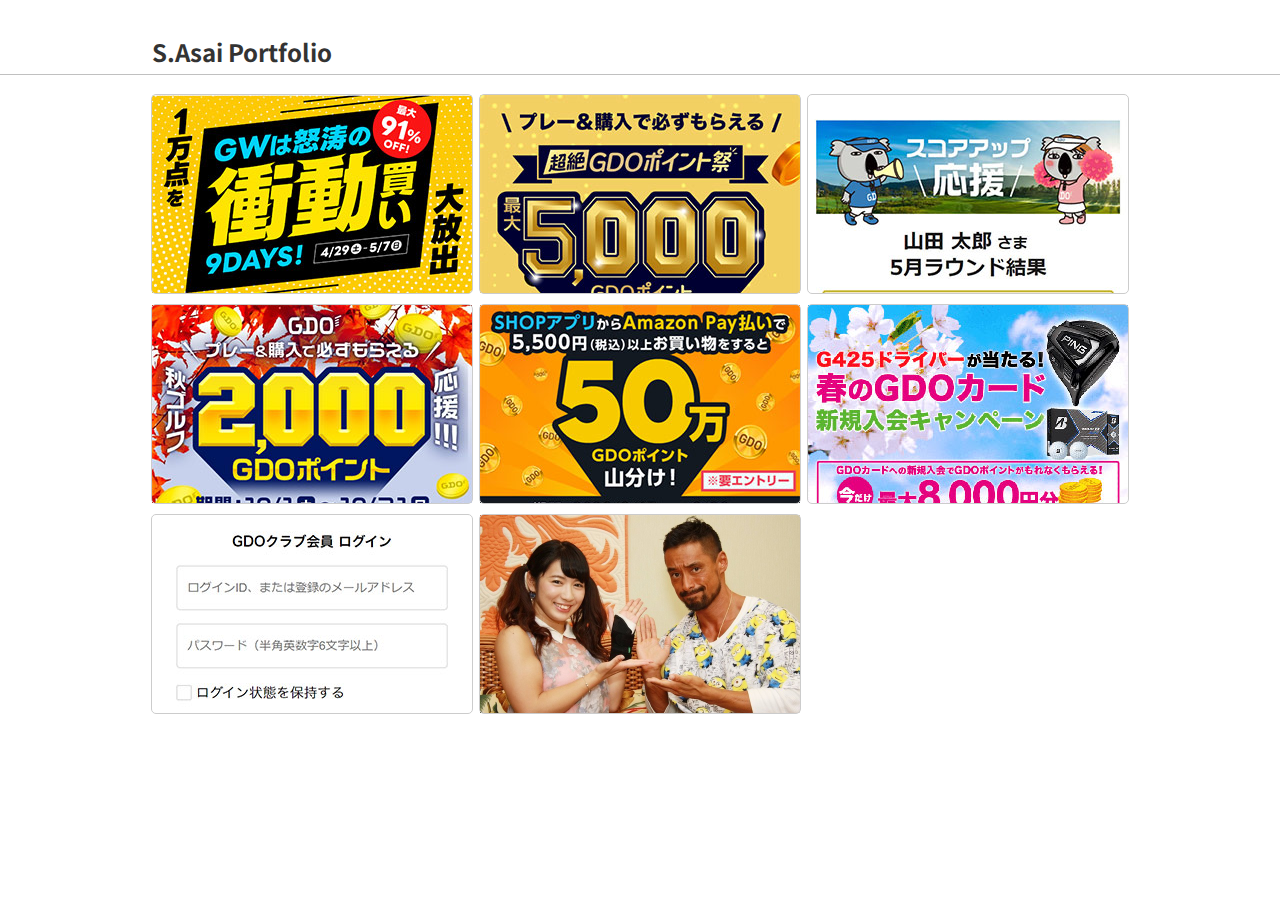
<file: index.html>
<!DOCTYPE html>
<html lang="ja">
<head>
<title>S.Asai Portfolio</title>
<meta charset="utf-8">
<meta name="viewport" content="width=device-width, initial-scale=1, viewport-fit=cover">
<meta name="robots" content="noindex,nofollow" />
<meta description="">
<link href="./css/reset.css" rel="stylesheet">
<link href="./css/style.css" rel="stylesheet">
<link rel="stylesheet" href="./js/lightbox/css/lightbox.css">
<script src="https://cdnjs.cloudflare.com/ajax/libs/jquery/1.9.1/jquery.min.js"></script>
<script src="./js/lightbox/js/lightbox.js"></script>

</head>
<body>
<section id="wrapper">
	<header>
		<h1>S.Asai Portfolio</h1>
		<!--
		<nav>
			<ul>
				<li>
					<a href="index.html">HOME</a>
				</li>
			</ul>
		</nav>
		-->
	</header>
	<div class="content-inner">
		<ul class="content-inner_list">
			<li>
				<a href="./2305cp.html">
					<div class="ttl"><span>【GDO】GWは怒涛の衝動買い9DAYS</span></div>
					<img src="./images/2305cp_thumb.jpg" height="10778" width="320" alt="" loading="lazy">
				</a>
			</li>
			<li>
				<a href="./2304cp.html">
					<div class="ttl"><span>【GDO】プレー&購入で必ずもらえる超絶GDOポイント祭 最大5,000GDOポイント</span></div>
					<img src="./images/2304cp_thumb.jpg" height="640" width="320" alt="" loading="lazy">
				</a>
			</li>
			<li>
				<a href="./2212mailmag.html">
					<div class="ttl"><span>【GDO】スコアアップ応援メール</span></div>
					<img src="./images/2212mailmag_thumb.jpg" height="640" width="320" alt="" loading="lazy">
				</a>
			</li>
			<li>
				<a href="./2210cp.html">
					<div class="ttl"><span>【GDO】秋のゴルフ応援キャンペーン</span></div>
					<img src="./images/2210cp_thumb.jpg" height="640" width="320" alt="" loading="lazy">
				</a>
			</li>
			<li>
				<a href="./2209cp.html">
					<div class="ttl"><span>【GDO】SHOPアプリからAmazon Pay払いで50万ポイント山分け！</span></div>
					<img src="./images/2209cp_thumb.jpg" height="640" width="320" alt="" loading="lazy">
				</a>
			</li>
			<li>
				<a href="./2104card.html">
					<div class="ttl"><span>【GDO】GDOカード新規入会キャンペーン</span></div>
					<img src="./images/2104card_thumb.jpg" height="640" width="320" alt="" loading="lazy">
				</a>
			</li>
			<li>
				<a href="./login.html">
					<div class="ttl"><span>【GDO】GDO会員ログインページ</span></div>
					<img src="./images/login_thumb.jpg" height="640" width="320" alt="" loading="lazy">
				</a>
			</li>
			<li>
				<a href="./physique01.html">
					<div class="ttl"><span>【Physique Online】パトリア歯科医院・嶋田泰次郎先生インタビュー</span></div>
					<img src="./images/physique01.jpeg" height="640" width="480" alt="" loading="lazy">
				</a>
			</li>

		<!-- .content-inner_list --></ul>
	<!-- .content-inner --></div>
<!-- #wrapper --></section>
</body>
</html>
</file>
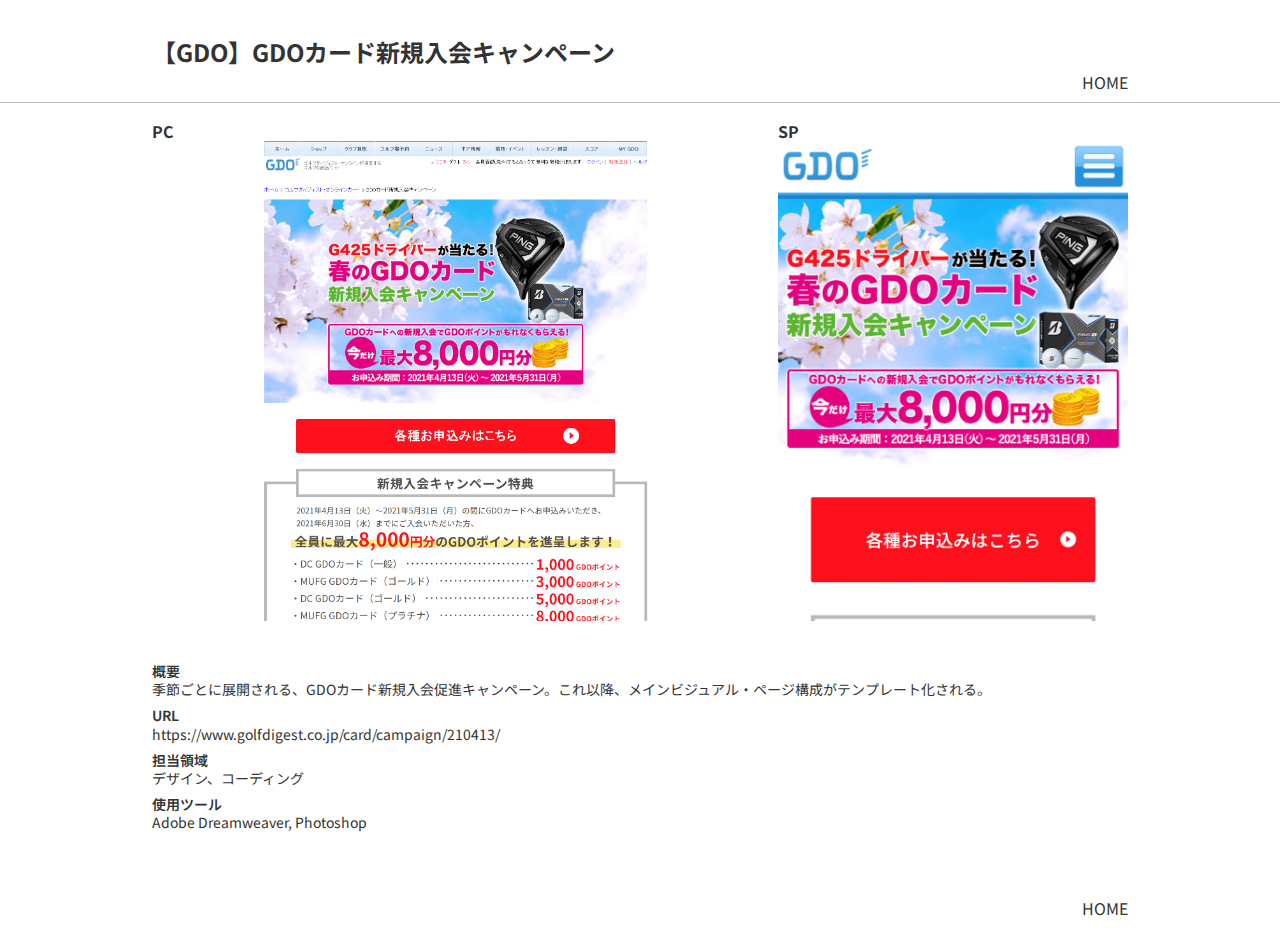
<file: 2104card.html>
<!DOCTYPE html>
<html lang="ja">
<head>
<title>【GDO】GDOカード新規入会キャンペーン</title>
<meta charset="utf-8">
<meta name="viewport" content="width=device-width, initial-scale=1, viewport-fit=cover">
<meta name="robots" content="noindex,nofollow" />
<meta description="">

<link href="./css/reset.css" rel="stylesheet">
<link href="./css/style.css" rel="stylesheet">
<link rel="stylesheet" href="./js/lightbox/css/lightbox.css">
<script src="https://cdnjs.cloudflare.com/ajax/libs/jquery/1.9.1/jquery.min.js"></script>
<script src="./js/lightbox/js/lightbox.js"></script>
<script type="text/javascript">
	lightbox.option({
	  'resizeDuration': 400,
	  'wrapAround': true
	})
</script>

</head>
<body>
<section id="wrapper">
	<header>
		<h1>【GDO】GDOカード新規入会キャンペーン</h1>
		<nav>
			<ul>
				<li>
					<a href="index.html">HOME</a>
				</li>
			</ul>
		</nav>
	</header>
	<div class="content-inner">
		<figure>
			<div class="figure_pc">
				<h2>PC</h2>
				<a href="images/2104card_pc.png" data-lightbox="2104card" data-title="2104card pc">
					<img src="images/2104card_pc.png" alt="">
				</a>
			<!-- .figure_pc --></div>
			<div class="figure_sp">
				<h2>SP</h2>			
				<a href="images/2104card_sp.png" data-lightbox="2104card" data-title="2104card sp">
					<img src="images/2104card_sp.png" alt="">
				</a>
			<!-- .figure_sp --></div>			
		</figure>
		<div class="summary">
			<ul>
				<li>
					<dl>
						<dt>概要</dt>
						<dd>季節ごとに展開される、GDOカード新規入会促進キャンペーン。これ以降、メインビジュアル・ページ構成がテンプレート化される。</dd>
					</dl>
				</li>
				<li>
					<dl>
						<dt>URL</dt>
						<dd class="url">https://www.golfdigest.co.jp/card/campaign/210413/</dd>
					</dl>
				</li>
				<li>
					<dl>
						<dt>担当領域</dt>
						<dd>デザイン、コーディング</dd>
					</dl>
				</li>
				<li>
					<dl>
						<dt>使用ツール</dt>
						<dd>Adobe Dreamweaver, Photoshop</dd>
					</dl>
				</li>		
			<!-- . --></ul>
		<!-- .summary --></div>
	<!-- .content-inner --></div>
		<nav>
			<ul>
				<li>
					<a href="index.html">HOME</a>
				</li>
			</ul>
		</nav>

<!-- #wrapper --></section>
</body>
</html>
</file>
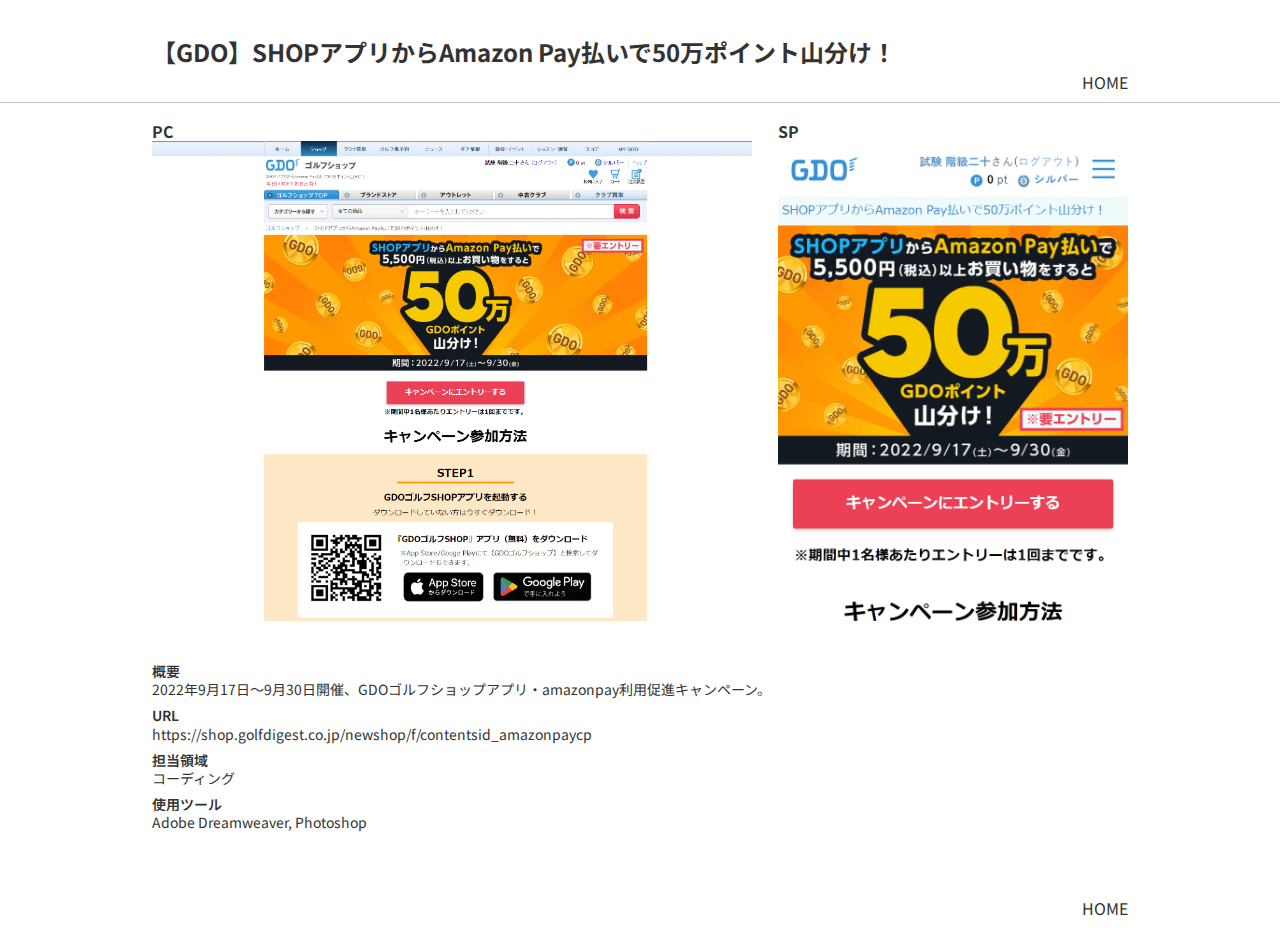
<file: 2209cp.html>
<!DOCTYPE html>
<html lang="ja">
<head>
<title>【GDO】SHOPアプリからAmazon Pay払いで50万ポイント山分け！</title>
<meta charset="utf-8">
<meta name="viewport" content="width=device-width, initial-scale=1, viewport-fit=cover">
<meta name="robots" content="noindex,nofollow" />
<meta description="">

<link href="./css/reset.css" rel="stylesheet">
<link href="./css/style.css" rel="stylesheet">
<link rel="stylesheet" href="./js/lightbox/css/lightbox.css">
<script src="https://cdnjs.cloudflare.com/ajax/libs/jquery/1.9.1/jquery.min.js"></script>
<script src="./js/lightbox/js/lightbox.js"></script>
<script type="text/javascript">
	lightbox.option({
	  'resizeDuration': 400,
	  'wrapAround': true
	})
</script>

</head>
<body>
<section id="wrapper">
	<header>
		<h1>【GDO】SHOPアプリからAmazon Pay払いで50万ポイント山分け！</h1>
		<nav>
			<ul>
				<li>
					<a href="index.html">HOME</a>
				</li>
			</ul>
		</nav>
	</header>
	<div class="content-inner">
		<figure>
			<div class="figure_pc">
				<h2>PC</h2>
				<a href="images/2209cp_pc.png" data-lightbox="2209cp" data-title="2209cp pc">
					<img src="images/2209cp_pc.png" alt="">
				</a>
			<!-- .figure_pc --></div>
			<div class="figure_sp">
				<h2>SP</h2>			
				<a href="images/2209cp_sp.png" data-lightbox="2209cp" data-title="2209cp sp">
					<img src="images/2209cp_sp.png" alt="">
				</a>
			<!-- .figure_sp --></div>			
		</figure>
		<div class="summary">
			<ul>
				<li>
					<dl>
						<dt>概要</dt>
						<dd>2022年9月17日〜9月30日開催、GDOゴルフショップアプリ・amazonpay利用促進キャンペーン。</dd>
					</dl>
				</li>
				<li>
					<dl>
						<dt>URL</dt>
						<dd class="url">https://shop.golfdigest.co.jp/newshop/f/contentsid_amazonpaycp</dd>
					</dl>
				</li>
				<li>
					<dl>
						<dt>担当領域</dt>
						<dd>コーディング</dd>
					</dl>
				</li>
				<li>
					<dl>
						<dt>使用ツール</dt>
						<dd>Adobe Dreamweaver, Photoshop</dd>
					</dl>
				</li>		
			<!-- . --></ul>
		<!-- .summary --></div>
	<!-- .content-inner --></div>
		<nav>
			<ul>
				<li>
					<a href="index.html">HOME</a>
				</li>
			</ul>
		</nav>

<!-- #wrapper --></section>
</body>
</html>
</file>
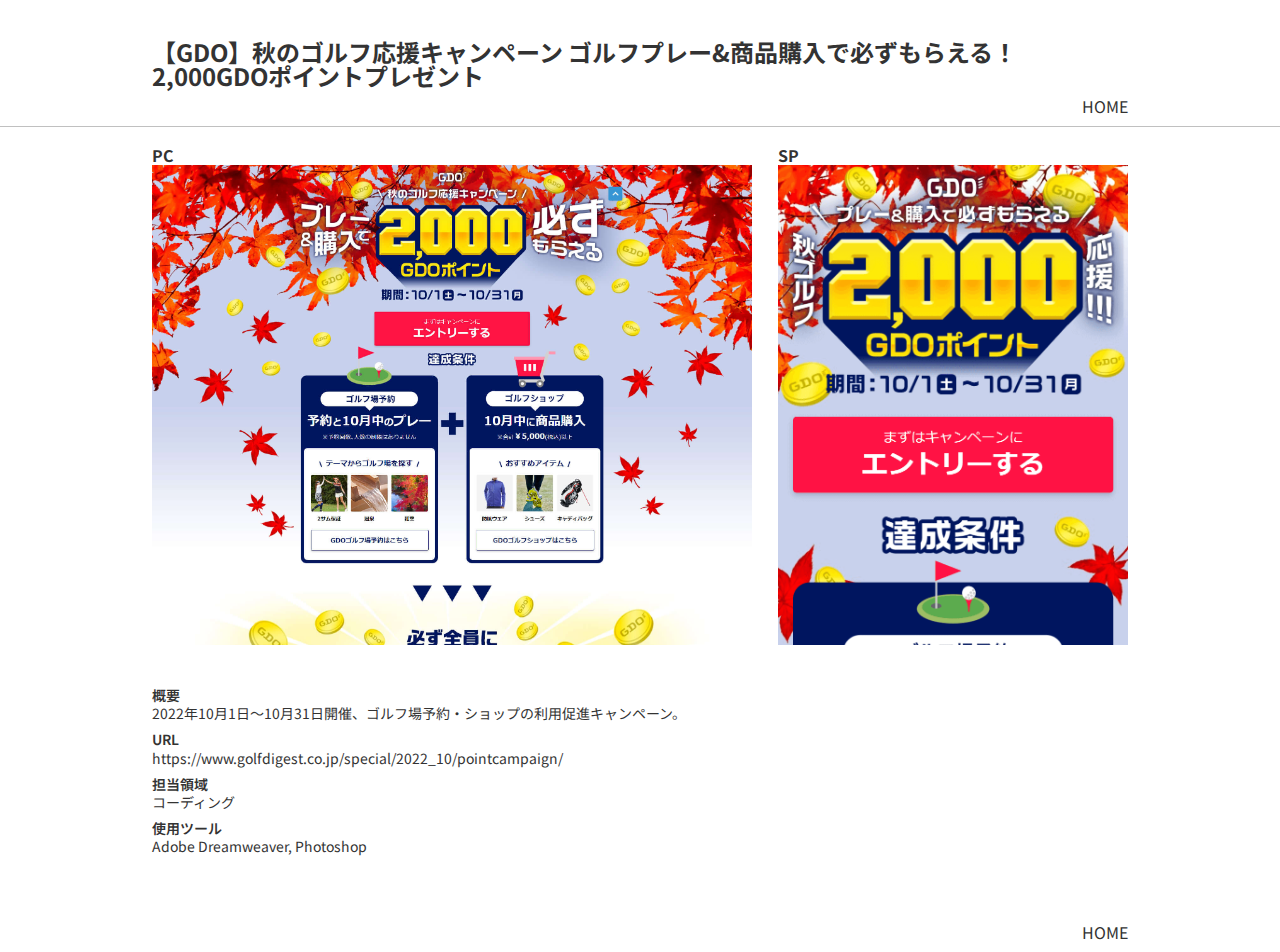
<file: 2210cp.html>
<!DOCTYPE html>
<html lang="ja">
<head>
<title>【GDO】秋のゴルフ応援キャンペーン ゴルフプレー&amp;商品購入で必ずもらえる！2,000GDOポイントプレゼント</title>
<meta charset="utf-8">
<meta name="viewport" content="width=device-width, initial-scale=1, viewport-fit=cover">
<meta name="robots" content="noindex,nofollow" />
<meta description="">

<link href="./css/reset.css" rel="stylesheet">
<link href="./css/style.css" rel="stylesheet">
<link rel="stylesheet" href="./js/lightbox/css/lightbox.css">
<script src="https://cdnjs.cloudflare.com/ajax/libs/jquery/1.9.1/jquery.min.js"></script>
<script src="./js/lightbox/js/lightbox.js"></script>
<script type="text/javascript">
	lightbox.option({
	  'resizeDuration': 400,
	  'wrapAround': true
	})
</script>

</head>
<body>
<section id="wrapper">
	<header>
		<h1>【GDO】秋のゴルフ応援キャンペーン ゴルフプレー&amp;商品購入で必ずもらえる！2,000GDOポイントプレゼント</h1>
		<nav>
			<ul>
				<li>
					<a href="index.html">HOME</a>
				</li>
			</ul>
		</nav>
	</header>
	<div class="content-inner">
		<figure>
			<div class="figure_pc">
				<h2>PC</h2>
				<a href="images/2210cp_pc.jpg" data-lightbox="2210cp" data-title="2210cp pc">
					<img src="images/2210cp_pc.jpg" alt="">
				</a>
			<!-- .figure_pc --></div>
			<div class="figure_sp">
				<h2>SP</h2>			
				<a href="images/2210cp_sp.png" data-lightbox="2304cp" data-title="2210cp sp">
					<img src="images/2210cp_sp.png" alt="">
				</a>
			<!-- .figure_sp --></div>			
		</figure>
		<div class="summary">
			<ul>
				<li>
					<dl>
						<dt>概要</dt>
						<dd>2022年10月1日〜10月31日開催、ゴルフ場予約・ショップの利用促進キャンペーン。</dd>
					</dl>
				</li>
				<li>
					<dl>
						<dt>URL</dt>
						<dd class="url">https://www.golfdigest.co.jp/special/2022_10/pointcampaign/</dd>
					</dl>
				</li>
				<li>
					<dl>
						<dt>担当領域</dt>
						<dd>コーディング</dd>
					</dl>
				</li>
				<li>
					<dl>
						<dt>使用ツール</dt>
						<dd>Adobe Dreamweaver, Photoshop</dd>
					</dl>
				</li>		
			<!-- . --></ul>
		<!-- .summary --></div>
	<!-- .content-inner --></div>
		<nav>
			<ul>
				<li>
					<a href="index.html">HOME</a>
				</li>
			</ul>
		</nav>

<!-- #wrapper --></section>
</body>
</html>
</file>
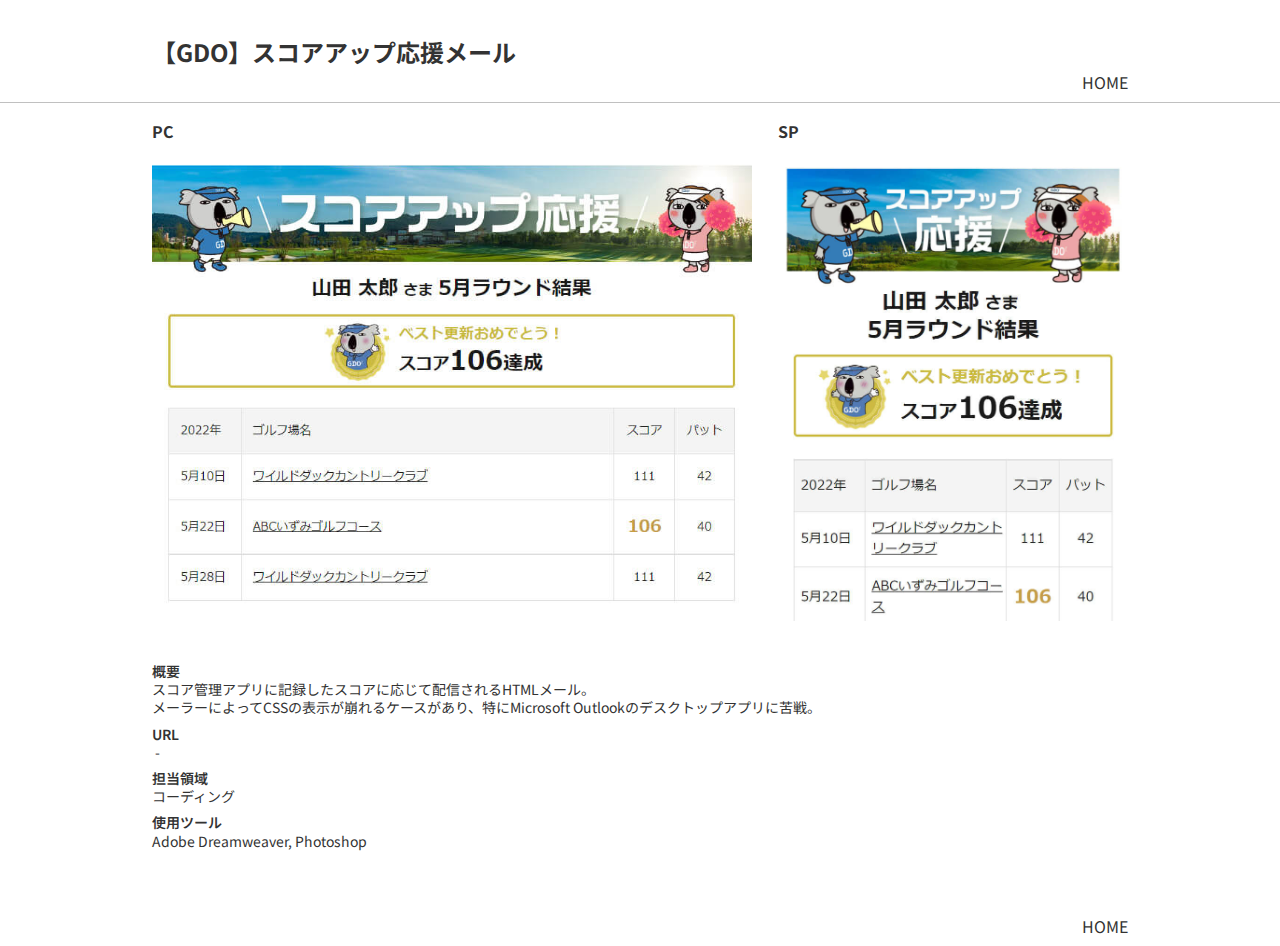
<file: 2212mailmag.html>
<!DOCTYPE html>
<html lang="ja">
<head>
<title>【GDO】スコアアップ応援メール</title>
<meta charset="utf-8">
<meta name="viewport" content="width=device-width, initial-scale=1, viewport-fit=cover">
<meta name="robots" content="noindex,nofollow" />
<meta description="">

<link href="./css/reset.css" rel="stylesheet">
<link href="./css/style.css" rel="stylesheet">
<link rel="stylesheet" href="./js/lightbox/css/lightbox.css">
<script src="https://cdnjs.cloudflare.com/ajax/libs/jquery/1.9.1/jquery.min.js"></script>
<script src="./js/lightbox/js/lightbox.js"></script>
<script type="text/javascript">
	lightbox.option({
	  'resizeDuration': 400,
	  'wrapAround': true
	})
</script>

</head>
<body>
<section id="wrapper">
	<header>
		<h1>【GDO】スコアアップ応援メール</h1>
		<nav>
			<ul>
				<li>
					<a href="index.html">HOME</a>
				</li>
			</ul>
		</nav>
	</header>
	<div class="content-inner">
		<figure>
			<div class="figure_pc">
				<h2>PC</h2>
				<a href="images/2212mailmag_pc.jpg" data-lightbox="2212mailmag" data-title="2212mailmag pc">
					<img src="images/2212mailmag_pc.jpg" alt="">
				</a>
			<!-- .figure_pc --></div>
			<div class="figure_sp">
				<h2>SP</h2>			
				<a href="images/2212mailmag_sp.jpg" data-lightbox="2212mailmag" data-title="2212mailmag sp">
					<img src="images/2212mailmag_sp.jpg" alt="">
				</a>
			<!-- .figure_sp --></div>			
		</figure>
		<div class="summary">
			<ul>
				<li>
					<dl>
						<dt>概要</dt>
						<dd>スコア管理アプリに記録したスコアに応じて配信されるHTMLメール。<br>メーラーによってCSSの表示が崩れるケースがあり、特にMicrosoft Outlookのデスクトップアプリに苦戦。</dd>
					</dl>
				</li>
				<li>
					<dl>
						<dt>URL</dt>
						<dd class="url">&nbsp;-</dd>
					</dl>
				</li>
				<li>
					<dl>
						<dt>担当領域</dt>
						<dd>コーディング</dd>
					</dl>
				</li>
				<li>
					<dl>
						<dt>使用ツール</dt>
						<dd>Adobe Dreamweaver, Photoshop</dd>
					</dl>
				</li>		
			<!-- . --></ul>
		<!-- .summary --></div>
	<!-- .content-inner --></div>
		<nav>
			<ul>
				<li>
					<a href="index.html">HOME</a>
				</li>
			</ul>
		</nav>

<!-- #wrapper --></section>
</body>
</html>
</file>
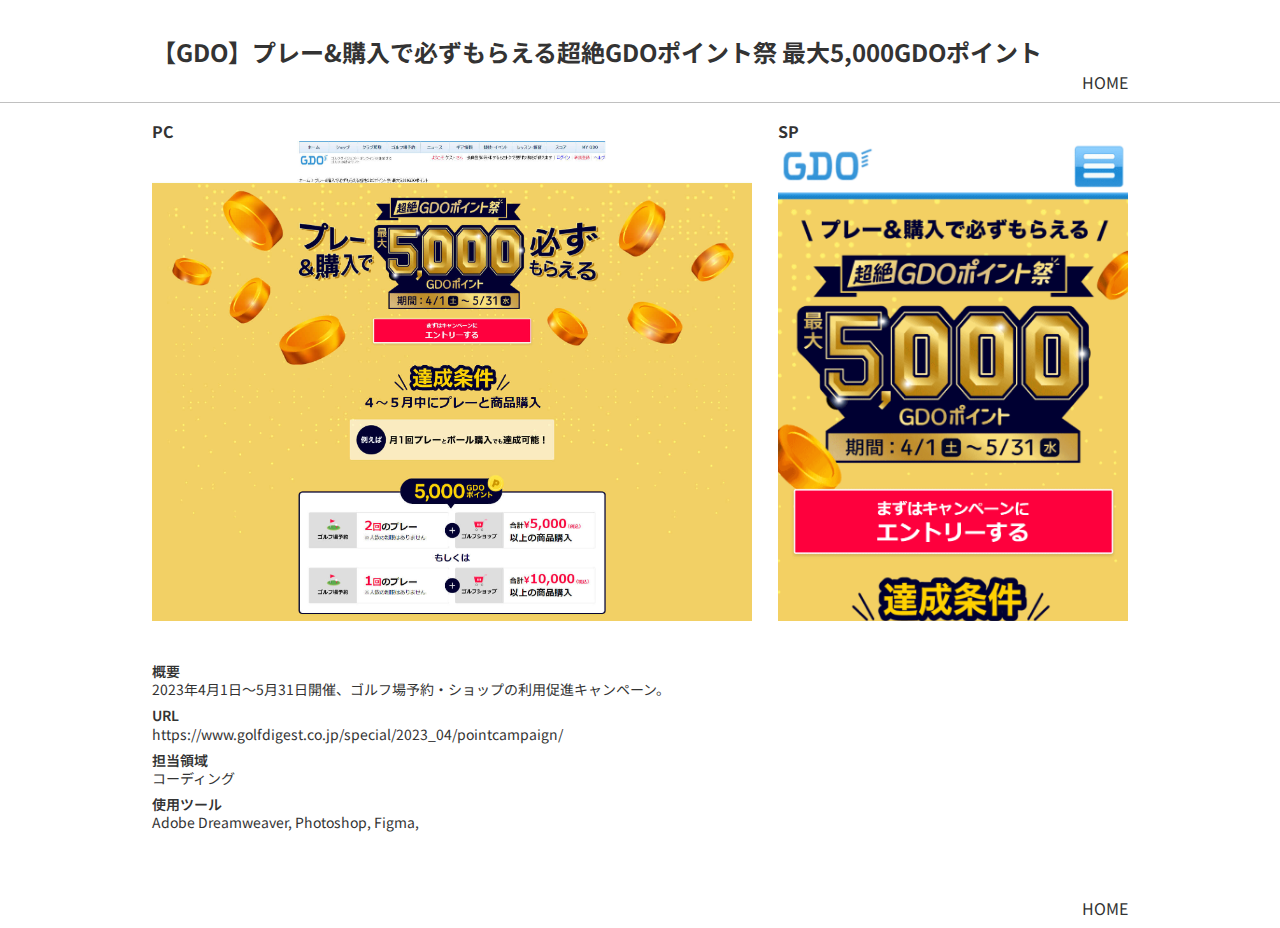
<file: 2304cp.html>
<!DOCTYPE html>
<html lang="ja">
<head>
<title>【GDO】プレー&amp;購入で必ずもらえる超絶GDOポイント祭 最大5,000GDOポイント</title>
<meta charset="utf-8">
<meta name="viewport" content="width=device-width, initial-scale=1, viewport-fit=cover">
<meta name="robots" content="noindex,nofollow" />
<meta description="">

<link href="./css/reset.css" rel="stylesheet">
<link href="./css/style.css" rel="stylesheet">
<link rel="stylesheet" href="./js/lightbox/css/lightbox.css">
<script src="https://cdnjs.cloudflare.com/ajax/libs/jquery/1.9.1/jquery.min.js"></script>
<script src="./js/lightbox/js/lightbox.js"></script>
<script type="text/javascript">
	lightbox.option({
	  'resizeDuration': 400,
	  'wrapAround': true
	})
</script>

</head>
<body>
<section id="wrapper">
	<header>
		<h1>【GDO】プレー&amp;購入で必ずもらえる超絶GDOポイント祭 最大5,000GDOポイント</h1>
		<nav>
			<ul>
				<li>
					<a href="index.html">HOME</a>
				</li>
			</ul>
		</nav>
	</header>
	<div class="content-inner">
		<figure>
			<div class="figure_pc">
				<h2>PC</h2>
				<a href="images/2304cp_pc.jpg" data-lightbox="2304cp" data-title="2304cp pc">
					<img src="images/2304cp_pc.jpg" alt="">
				</a>
			<!-- .figure_pc --></div>
			<div class="figure_sp">
				<h2>SP</h2>			
				<a href="images/2304cp_sp.png" data-lightbox="2304cp" data-title="2304cp sp">
					<img src="images/2304cp_sp.png" alt="">
				</a>
			<!-- .figure_sp --></div>			
		</figure>
		<div class="summary">
			<ul>
				<li>
					<dl>
						<dt>概要</dt>
						<dd>2023年4月1日〜5月31日開催、ゴルフ場予約・ショップの利用促進キャンペーン。</dd>
					</dl>
				</li>
				<li>
					<dl>
						<dt>URL</dt>
						<dd class="url">https://www.golfdigest.co.jp/special/2023_04/pointcampaign/</dd>
					</dl>
				</li>
				<li>
					<dl>
						<dt>担当領域</dt>
						<dd>コーディング</dd>
					</dl>
				</li>
				<li>
					<dl>
						<dt>使用ツール</dt>
						<dd>Adobe Dreamweaver, Photoshop, Figma,</dd>
					</dl>
				</li>		
			<!-- . --></ul>
		<!-- .summary --></div>
	<!-- .content-inner --></div>
		<nav>
			<ul>
				<li>
					<a href="index.html">HOME</a>
				</li>
			</ul>
		</nav>

<!-- #wrapper --></section>
</body>
</html>
</file>
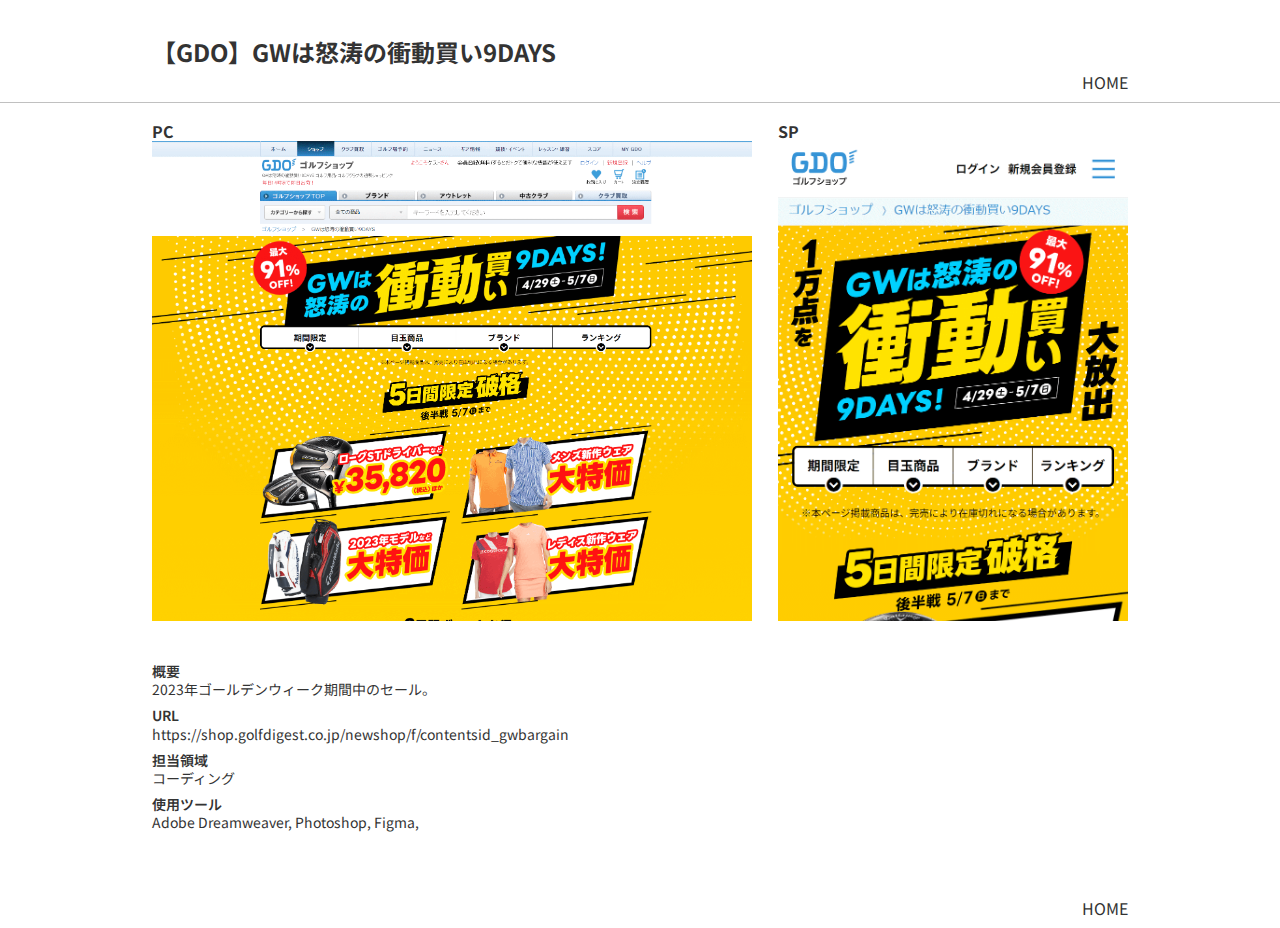
<file: 2305cp.html>
<!DOCTYPE html>
<html lang="ja">
<head>
<title>【GDO】GWは怒涛の衝動買い9DAYS</title>
<meta charset="utf-8">
<meta name="viewport" content="width=device-width, initial-scale=1, viewport-fit=cover">
<meta name="robots" content="noindex,nofollow" />
<meta description="">

<link href="./css/reset.css" rel="stylesheet">
<link href="./css/style.css" rel="stylesheet">
<link rel="stylesheet" href="./js/lightbox/css/lightbox.css">
<script src="https://cdnjs.cloudflare.com/ajax/libs/jquery/1.9.1/jquery.min.js"></script>
<script src="./js/lightbox/js/lightbox.js"></script>
<script type="text/javascript">
	lightbox.option({
	  'resizeDuration': 400,
	  'wrapAround': true
	})
</script>

</head>
<body>
<section id="wrapper">
	<header>
		<h1>【GDO】GWは怒涛の衝動買い9DAYS</h1>
		<nav>
			<ul>
				<li>
					<a href="index.html">HOME</a>
				</li>
			</ul>
		</nav>
	</header>
	<div class="content-inner">
		<figure>
			<div class="figure_pc">
				<h2>PC</h2>
				<a href="images/2305cp_pc.png" data-lightbox="2305cp" data-title="2305cp pc">
					<img src="images/2305cp_pc.png" alt="">
				</a>
			<!-- .figure_pc --></div>
			<div class="figure_sp">
				<h2>SP</h2>			
				<a href="images/2305cp_sp.png" data-lightbox="2305cp" data-title="2305cp sp">
					<img src="images/2305cp_sp.png" alt="">
				</a>
			<!-- .figure_sp --></div>			
		</figure>
		<div class="summary">
			<ul>
				<li>
					<dl>
						<dt>概要</dt>
						<dd>2023年ゴールデンウィーク期間中のセール。</dd>
					</dl>
				</li>
				<li>
					<dl>
						<dt>URL</dt>
						<dd class="url">https://shop.golfdigest.co.jp/newshop/f/contentsid_gwbargain</dd>
					</dl>
				</li>
				<li>
					<dl>
						<dt>担当領域</dt>
						<dd>コーディング</dd>
					</dl>
				</li>
				<li>
					<dl>
						<dt>使用ツール</dt>
						<dd>Adobe Dreamweaver, Photoshop, Figma,</dd>
					</dl>
				</li>		
			<!-- . --></ul>
		<!-- .summary --></div>
	<!-- .content-inner --></div>
		<nav>
			<ul>
				<li>
					<a href="index.html">HOME</a>
				</li>
			</ul>
		</nav>

<!-- #wrapper --></section>
</body>
</html>
</file>
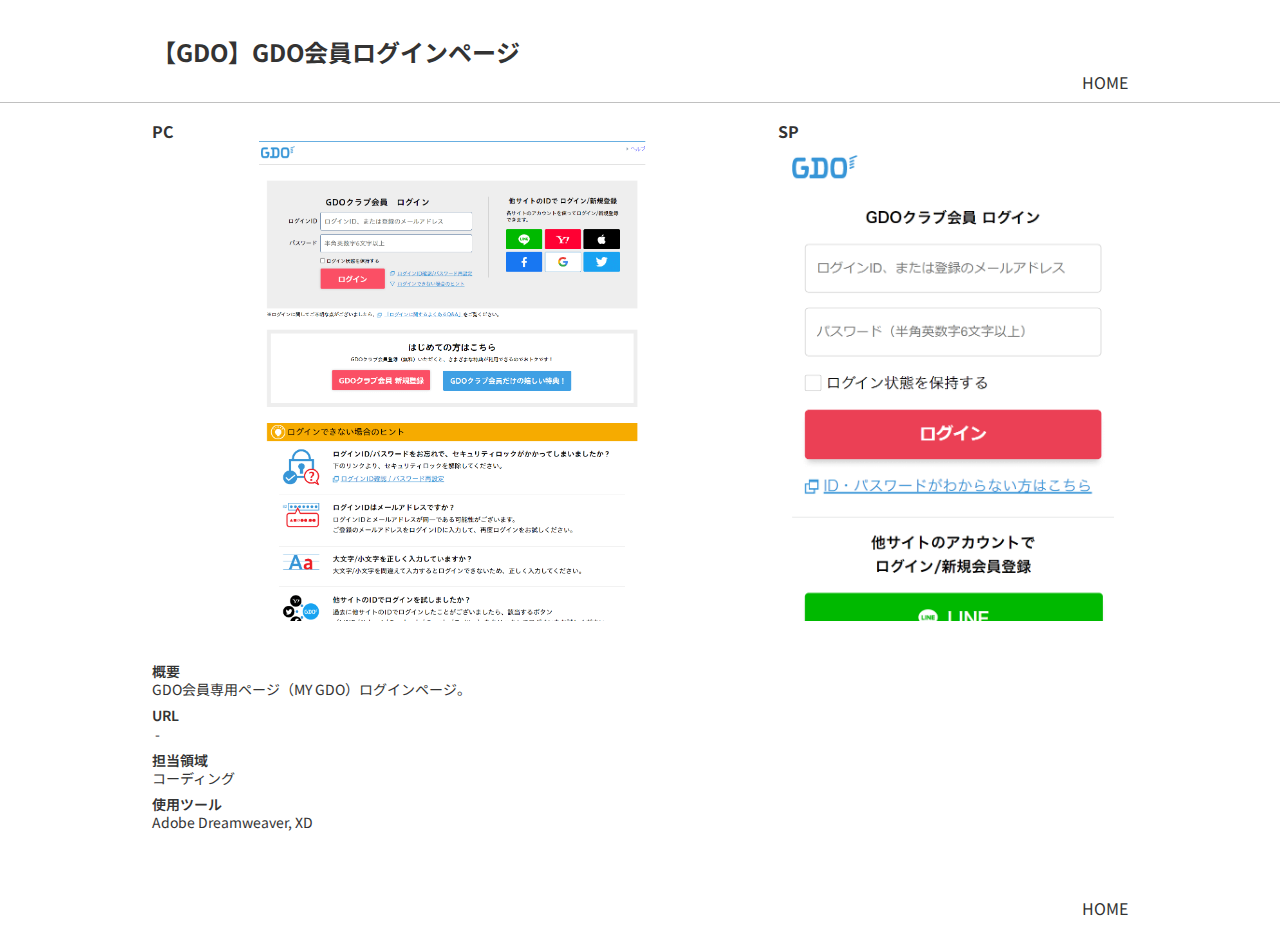
<file: login.html>
<!DOCTYPE html>
<html lang="ja">
<head>
<title>【GDO】GDO会員ログインページ</title>
<meta charset="utf-8">
<meta name="viewport" content="width=device-width, initial-scale=1, viewport-fit=cover">
<meta name="robots" content="noindex,nofollow" />
<meta description="">

<link href="./css/reset.css" rel="stylesheet">
<link href="./css/style.css" rel="stylesheet">
<link rel="stylesheet" href="./js/lightbox/css/lightbox.css">
<script src="https://cdnjs.cloudflare.com/ajax/libs/jquery/1.9.1/jquery.min.js"></script>
<script src="./js/lightbox/js/lightbox.js"></script>
<script type="text/javascript">
	lightbox.option({
	  'resizeDuration': 400,
	  'wrapAround': true
	})
</script>

</head>
<body>
<section id="wrapper">
	<header>
		<h1>【GDO】GDO会員ログインページ</h1>
		<nav>
			<ul>
				<li>
					<a href="index.html">HOME</a>
				</li>
			</ul>
		</nav>
	</header>
	<div class="content-inner">
		<figure>
			<div class="figure_pc">
				<h2>PC</h2>
				<a href="images/login_pc.png" data-lightbox="login" data-title="login pc">
					<img src="images/login_pc.png" alt="">
				</a>
			<!-- .figure_pc --></div>
			<div class="figure_sp">
				<h2>SP</h2>			
				<a href="images/login_sp.png" data-lightbox="login" data-title="login sp">
					<img src="images/login_sp.png" alt="">
				</a>
			<!-- .figure_sp --></div>			
		</figure>
		<div class="summary">
			<ul>
				<li>
					<dl>
						<dt>概要</dt>
						<dd>GDO会員専用ページ（MY GDO）ログインページ。</dd>
					</dl>
				</li>
				<li>
					<dl>
						<dt>URL</dt>
						<dd class="url">&nbsp;-</dd>
					</dl>
				</li>
				<li>
					<dl>
						<dt>担当領域</dt>
						<dd>コーディング</dd>
					</dl>
				</li>
				<li>
					<dl>
						<dt>使用ツール</dt>
						<dd>Adobe Dreamweaver, XD</dd>
					</dl>
				</li>		
			<!-- . --></ul>
		<!-- .summary --></div>
	<!-- .content-inner --></div>
		<nav>
			<ul>
				<li>
					<a href="index.html">HOME</a>
				</li>
			</ul>
		</nav>

<!-- #wrapper --></section>
</body>
</html>
</file>
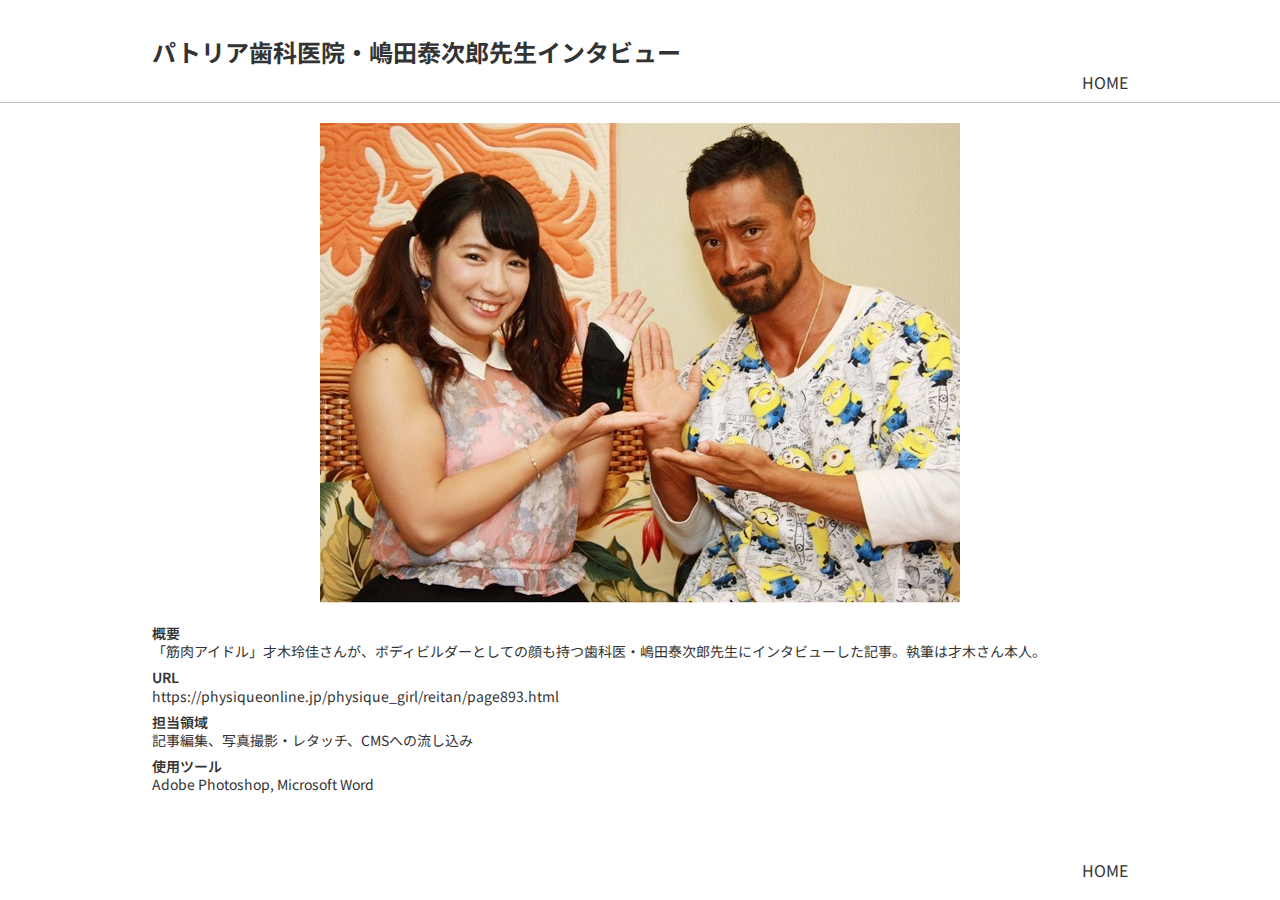
<file: physique01.html>
<!DOCTYPE html>
<html lang="ja">
<head>
<title>パトリア歯科医院・嶋田泰次郎先生インタビュー</title>
<meta charset="utf-8">
<meta name="viewport" content="width=device-width, initial-scale=1, viewport-fit=cover">
<meta name="robots" content="noindex,nofollow" />
<meta description="">

<link href="./css/reset.css" rel="stylesheet">
<link href="./css/style.css" rel="stylesheet">
<link rel="stylesheet" href="./js/lightbox/css/lightbox.css">
<script src="https://cdnjs.cloudflare.com/ajax/libs/jquery/1.9.1/jquery.min.js"></script>
<script src="./js/lightbox/js/lightbox.js"></script>
<script type="text/javascript">
	lightbox.option({
	  'resizeDuration': 400,
	  'wrapAround': true
	})
</script>

</head>
<body>
<section id="wrapper">
	<header>
		<h1>パトリア歯科医院・嶋田泰次郎先生インタビュー</h1>
		<nav>
			<ul>
				<li>
					<a href="index.html">HOME</a>
				</li>
			</ul>
		</nav>
	</header>
	<div class="content-inner">
			<div class="figure_article">
				<img src="./images/physique01.jpeg">
			<!-- .figure_article --></div>			
		<div class="summary">
			<ul>
				<li>
					<dl>
						<dt>概要</dt>
						<dd>「筋肉アイドル」才木玲佳さんが、ボディビルダーとしての顔も持つ歯科医・嶋田泰次郎先生にインタビューした記事。執筆は才木さん本人。</dd>
					</dl>
				</li>
				<li>
					<dl>
						<dt>URL</dt>
						<dd class="url">https://physiqueonline.jp/physique_girl/reitan/page893.html</dd>
					</dl>
				</li>
				<li>
					<dl>
						<dt>担当領域</dt>
						<dd>記事編集、写真撮影・レタッチ、CMSへの流し込み</dd>
					</dl>
				</li>
				<li>
					<dl>
						<dt>使用ツール</dt>
						<dd>Adobe Photoshop, Microsoft Word</dd>
					</dl>
				</li>		
			<!-- . --></ul>
		<!-- .summary --></div>
	<!-- .content-inner --></div>
		<nav>
			<ul>
				<li>
					<a href="index.html">HOME</a>
				</li>
			</ul>
		</nav>

<!-- #wrapper --></section>
</body>
</html>
</file>
<file: css/style.css>
@import url('https://fonts.googleapis.com/css2?family=Noto+Sans+JP:wght@300;600;900&display=swap');

html {
	font-size: 62.5%;
}

body {
	font-size: 1.6em;
	font-family: "Noto Sans JP", 'Arial', 'Helvetica', 'sans-serif';
	color: #333;
}

#wrapper {
	width: 100%;
}
#wrapper header {
    border-bottom: 1px solid #c0c0c0;
    position: relative;
}

#wrapper .content-inner {
    margin: 0 auto;
 	width: 100%;	
    padding-top: 20px;
    padding-bottom: 60px;
 	box-sizing: border-box;
}
#wrapper header h1 {
	font-size: 2.4rem;
	margin: 0 auto;
    padding: 0 4%;
}
#wrapper nav {	
    display: block;
    max-width: 976px;
    margin: 0 auto;
    text-align: right;
    padding-bottom: 12px;
}
#wrapper nav ul li {
}
#wrapper nav ul li {
}
#wrapper nav ul li a {
	color: #333;
	text-decoration: none;
	transition: .3s;
}
#wrapper nav ul li a:active {
	color: #0067C0;
	text-decoration: underline;
}
@media (max-width: 769px) {
	#wrapper header {
	    width: 100vw;
	    box-sizing: border-box;
	}
	#wrapper header h1 {
		padding: 20px 4% 10px;
	}
	#wrapper nav {
		padding: 10px 4% 10px;
	}
	#wrapper .content-inner {
		padding: 20px 4vw 60px;
	}
}

@media (min-width: 769px){
	#wrapper header h1 {
		max-width: 976px;
		padding: 40px 0 10px;
	}
	#wrapper .content-inner {
		max-width: 976px;
	}
	#wrapper nav ul li a:hover {
	color: #0067C0;
	text-decoration: underline;
	}
}

/* ---------------------------------------------
	トップ
--------------------------------------------- */
#wrapper ul.content-inner_list  {
	display: flex;
	flex-wrap: wrap;
}
#wrapper ul.content-inner_list  li {
	list-style: none;
	display: block;
	position: relative;
	margin-bottom: 12px;
    outline: 1px solid #ccc;
    border-radius: 4px;
}
#wrapper ul.content-inner_list  li a{
	display: block;
}
#wrapper ul.content-inner_list  li img{
	width: 320px;
	height: 198px;
	object-fit: cover;
	object-position: 50% 0;
}
#wrapper ul.content-inner_list  li a .ttl{
	position: absolute;
	width: 100%;
	height: 32%;
	background-color: rgba(255,255,255,0.8);
	opacity: 0;
	transition: .3s;
	bottom: 0;
	padding: 0.4rem 1rem;
	box-sizing: border-box;
}
#wrapper ul.content-inner_list  li a .ttl span {
	display: block;
	color: #333;
	font-weight: 600;
}
@media (max-width: 769px) {
	#wrapper ul.content-inner_list {
	}
	#wrapper ul.content-inner_list  li {
		width: 45vw;
		height: 200px;
		overflow: hidden;

	}
	#wrapper ul.content-inner_list  li img {
		width: 100%;
		height: auto;
	}
	#wrapper ul.content-inner_list  li:nth-of-type(odd) {
		margin-right: 2vw;
	}
	#wrapper ul.content-inner_list  li a .ttl {
		opacity: 1;	
	    height: 76px;
	    padding-top: 0.8rem;
	}
}

@media (min-width: 769px){
	#wrapper ul.content-inner_list  li {
		width: 320px;
		height: 198px;
		margin-right: 8px;
	}
	#wrapper ul.content-inner_list  li:nth-of-type(3n) {
		margin-right: 0;
	}
	#wrapper ul.content-inner_list  li a .ttl span {
		position: relative;
	    top: 10%;
	}
	#wrapper ul.content-inner_list  li a:hover .ttl{
		opacity: 1;
	}

}

/* ---------------------------------------------
	記事
--------------------------------------------- */
#wrapper figure {
	display: flex;
	justify-content: space-between;
	margin-bottom: 20px;
}
#wrapper figure  .figure_pc h2,
#wrapper figure  .figure_sp h2 {
	margin-bottom: 0.2rem;
}
#wrapper figure  .figure_pc {
	margin-bottom: 20px;
}
#wrapper figure  .figure_pc img{
    width: 600px;
    height: 480px;
    object-fit: cover;
    object-position: 50% 0;
}
#wrapper figure  .figure_sp {}
#wrapper figure  .figure_sp img{
    width: 350px;
    height: 480px;
    object-fit: cover;
    object-position: 50% 0;
}
#wrapper .figure_article {
	margin: 0 auto 20px;
    text-align: center;
}
#wrapper .figure_article img{
}
#wrapper .summary {}
#wrapper .summary ul {
	list-style: none;
}
#wrapper .summary ul li {
    font-size: 1.4rem;
    margin-bottom: 8px;
}
#wrapper .summary ul li dl{
	line-height: 1.3;
}
#wrapper .summary ul li dl dt {
	font-weight: 600;
}
#wrapper .summary ul li dl dd {}

@media (max-width: 769px) {
	#wrapper figure {
		display: block;
	}
	#wrapper figure  .figure_pc {
		margin-bottom: 20px;
	}

	#wrapper figure  .figure_pc img {
		width: 90vw;
		height: 300px;
	}
	#wrapper figure  .figure_sp img {
		width: 90vw;
		height: 300px;
	 }
	#wrapper .summary ul li {

    }
	#wrapper .summary ul li dl dd.url {
	    overflow: hidden;	
		white-space: nowrap;
		text-overflow: ellipsis;
	}
	#wrapper .figure_article {
	}
	#wrapper .figure_article img{
		width: 100%;
	    height: auto;
	}
}

@media (min-width: 769px){
	#wrapper figure  .figure_pc a img,
	#wrapper figure  .figure_sp a img{
		transition: .3s;
	}
	#wrapper figure  .figure_pc a:hover img,
	#wrapper figure  .figure_sp a:hover img {
		opacity: 0.6;
	}
}
</file>
